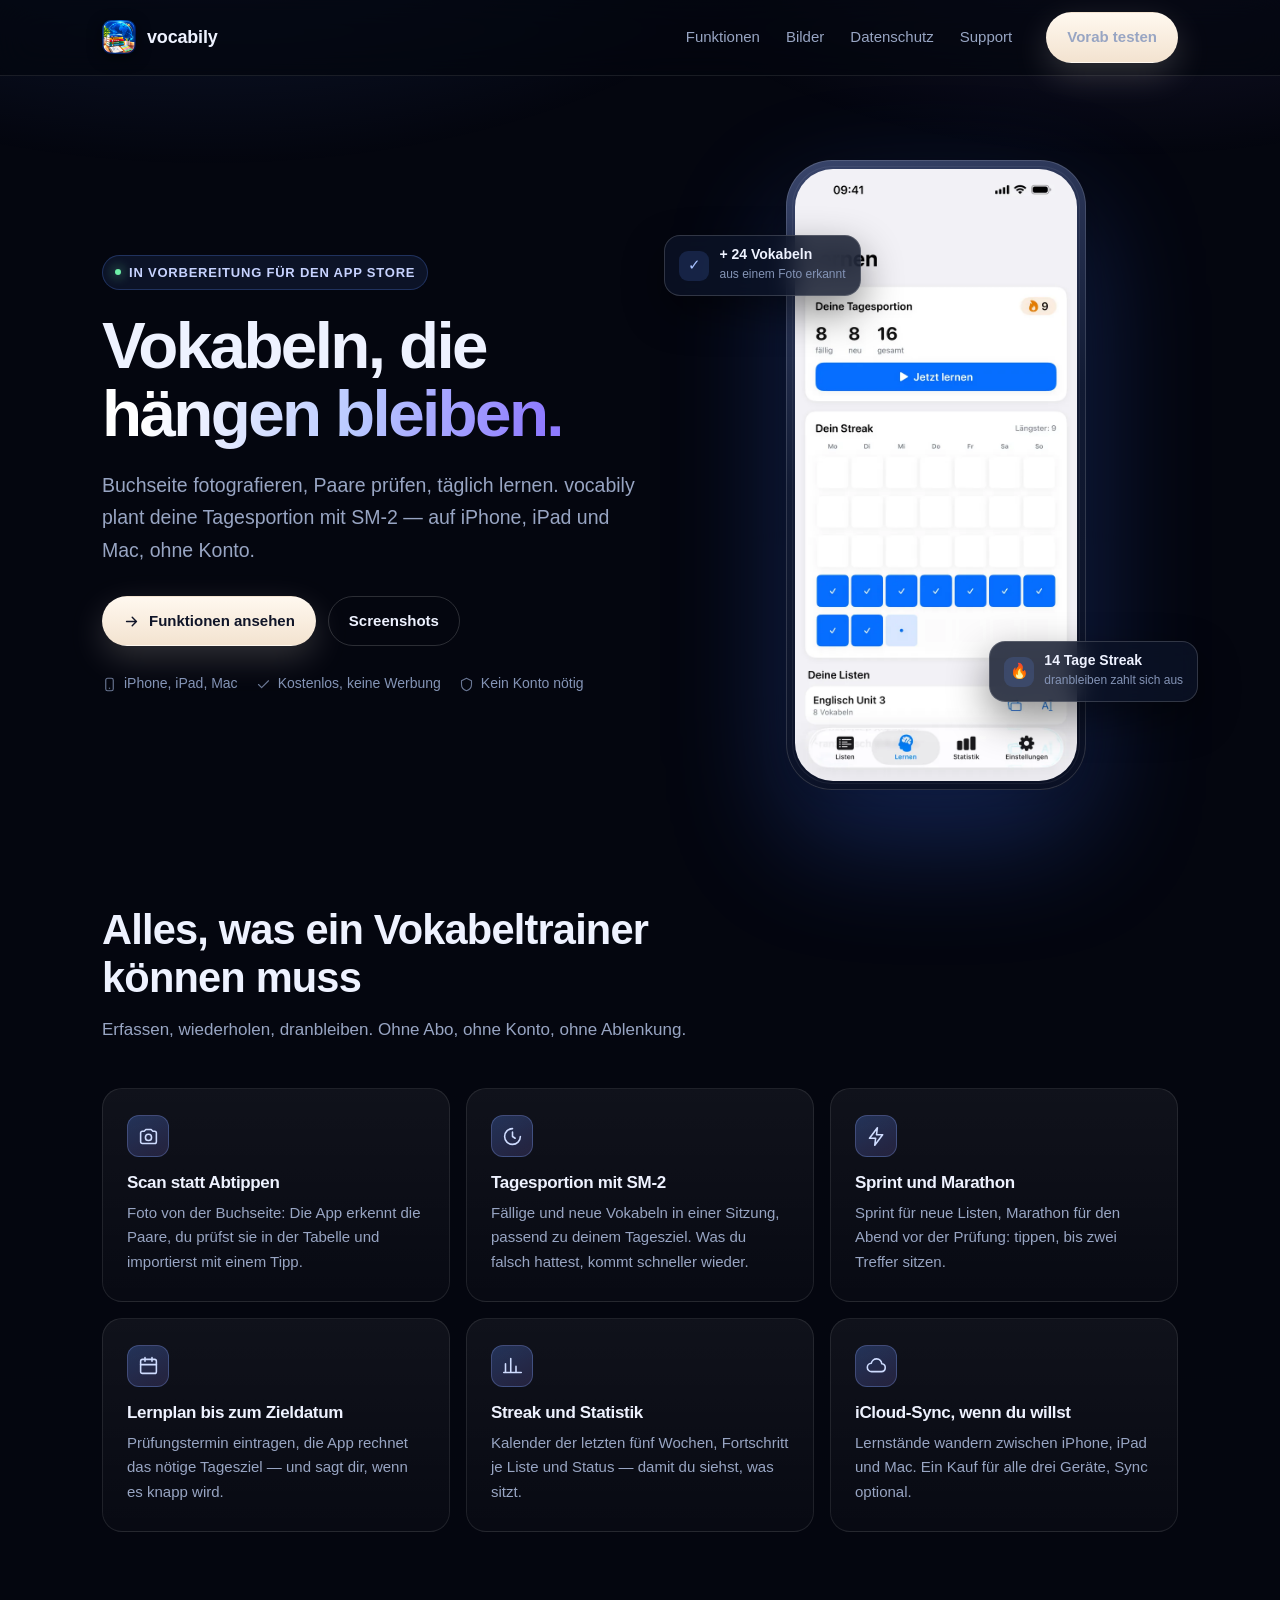
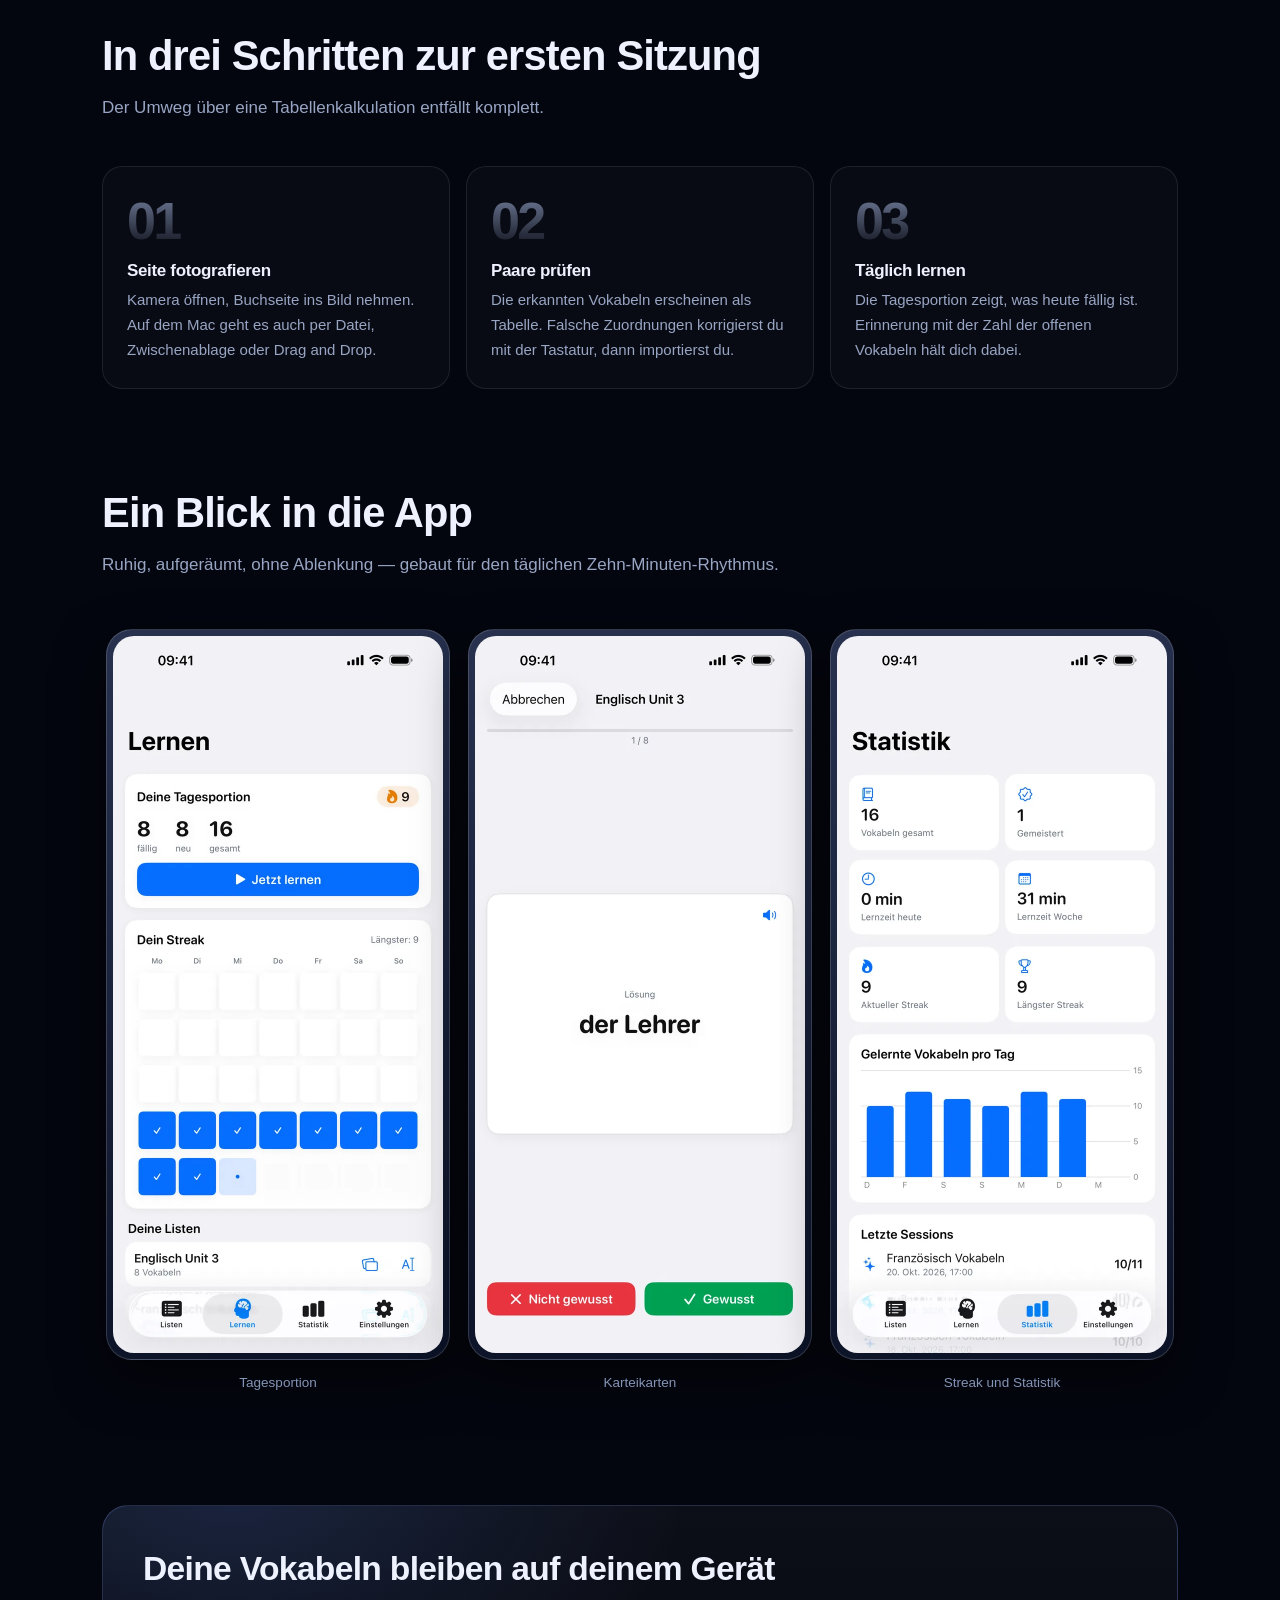
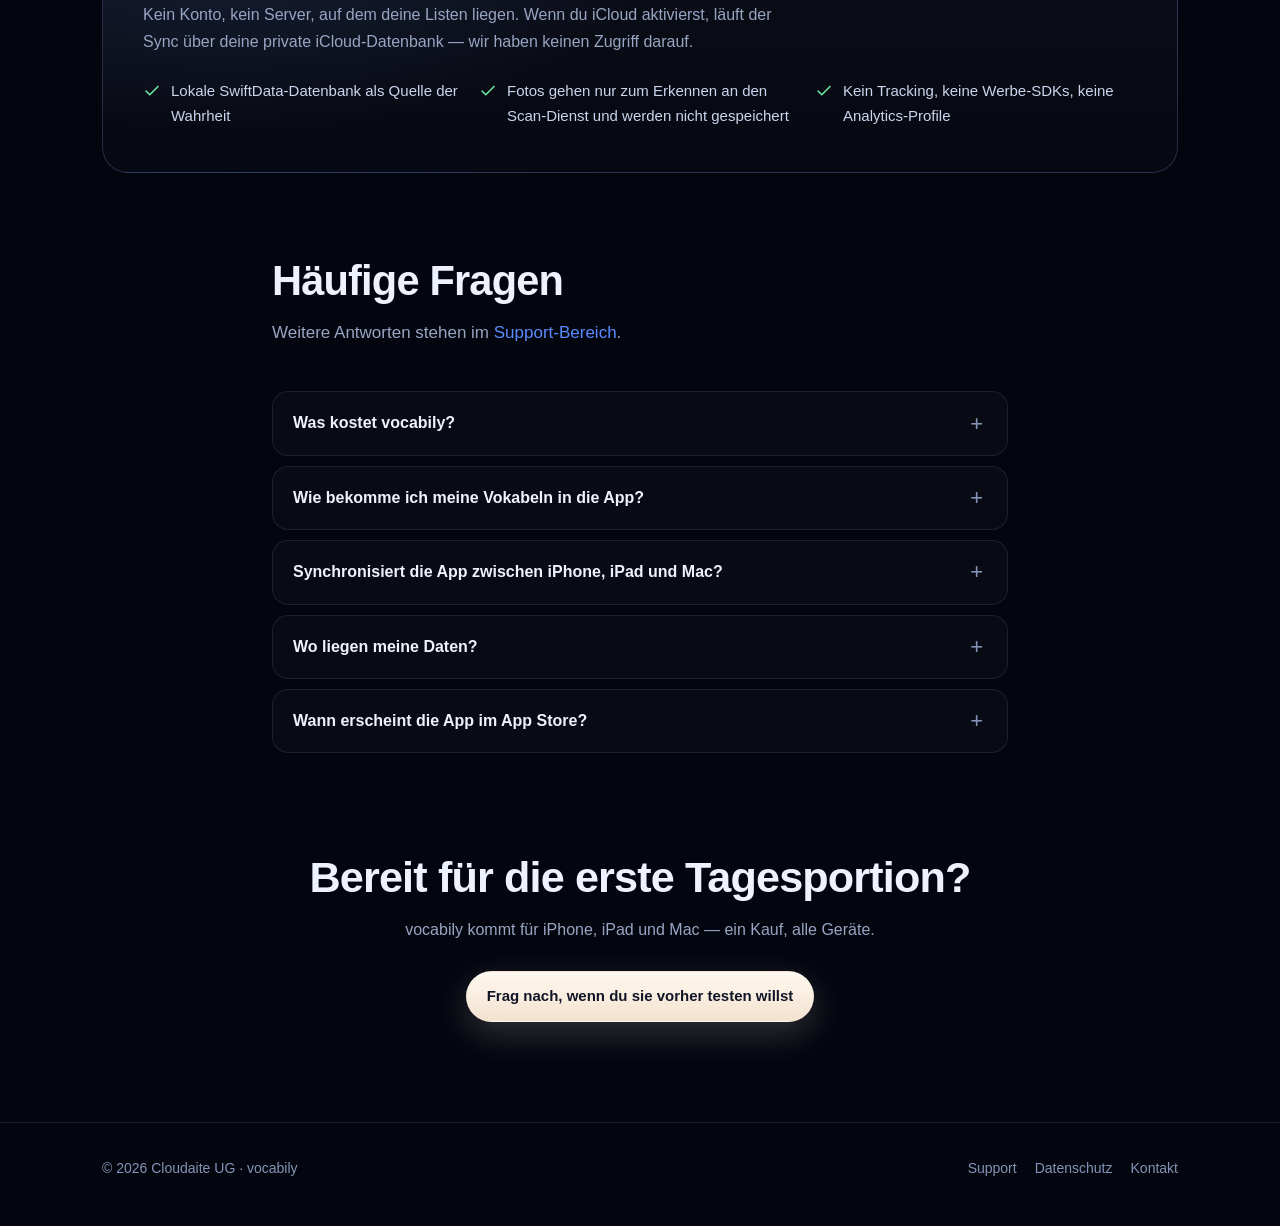
<file: index.html>
<!doctype html>
<html lang="de">
<head>
<meta charset="utf-8">
<meta name="viewport" content="width=device-width,initial-scale=1">
<title>vocabily — Vokabeln scannen, täglich lernen</title>
<meta name="description" content="vocabily ist der Vokabeltrainer für Schule und Studium: Buchseite fotografieren, Paare prüfen, mit SM-2 täglich lernen. Auf iPhone, iPad und Mac. Ohne Konto, Daten bleiben auf dem Gerät.">
<meta name="theme-color" content="#04060f">
<link rel="canonical" href="https://vocabily.app/">
<link rel="icon" href="assets/favicon-32.png" sizes="32x32">
<link rel="apple-touch-icon" href="assets/apple-touch-icon.png">
<link rel="stylesheet" href="assets/site.css">
<meta property="og:type" content="website">
<meta property="og:locale" content="de_DE">
<meta property="og:site_name" content="vocabily">
<meta property="og:title" content="vocabily — Vokabeln scannen, täglich lernen">
<meta property="og:description" content="Vokabeltrainer für Schule und Studium: Buchseite fotografieren, Paare prüfen, täglich lernen. iPhone, iPad und Mac.">
<meta property="og:image" content="https://vocabily.app/assets/og.png">
<meta property="og:url" content="https://vocabily.app/">
<meta name="twitter:card" content="summary_large_image">
<script type="application/ld+json">
{"@context":"https://schema.org","@type":"SoftwareApplication","name":"vocabily",
"applicationCategory":"EducationalApplication","operatingSystem":"iOS, iPadOS, macOS",
"description":"Vokabeltrainer mit Foto-Scan, SM-2-Wiederholung und Lernplan für iPhone, iPad und Mac.",
"offers":{"@type":"Offer","price":"0","priceCurrency":"EUR"},
"inLanguage":"de"}
</script>
</head>
<body>
<a class="skip" href="#main">Zum Inhalt springen</a>

<header class="nav">
  <div class="nav-inner">
    <a class="brand" href="./">
      <img src="assets/icon-512.webp" alt="" width="34" height="34">
      <span>vocabily</span>
    </a>
    <nav>
      <a href="#funktionen" class="hide-sm">Funktionen</a>
      <a href="#bilder" class="hide-sm">Bilder</a>
      <a href="#datenschutz" class="hide-sm">Datenschutz</a>
      <a href="support/">Support</a>
      <a class="btn btn-primary cta" href="support/">Vorab testen</a>
    </nav>
  </div>
</header>

<main id="main">

  <section class="hero">
    <div class="wrap hero-grid">
      <div class="hero-copy">
        <span class="eyebrow"><span class="dot"></span>In Vorbereitung für den App Store</span>
        <h1>Vokabeln, die <span class="grad">hängen bleiben.</span></h1>
        <p class="lead">Buchseite fotografieren, Paare prüfen, täglich lernen. vocabily plant deine Tagesportion mit SM-2 — auf iPhone, iPad und Mac, ohne Konto.</p>
        <div class="hero-actions">
          <a class="btn btn-primary" href="#funktionen">
            <svg viewBox="0 0 24 24" fill="none" stroke="currentColor" stroke-width="2" stroke-linecap="round" stroke-linejoin="round" aria-hidden="true"><path d="M5 12h14M13 6l6 6-6 6"/></svg>
            Funktionen ansehen
          </a>
          <a class="btn btn-ghost" href="#bilder">Screenshots</a>
        </div>
        <div class="badges">
          <span><svg viewBox="0 0 24 24" fill="none" stroke="currentColor" stroke-width="1.8" aria-hidden="true"><rect x="6" y="2" width="12" height="20" rx="3"/><path d="M11 18h2"/></svg>iPhone, iPad, Mac</span>
          <span><svg viewBox="0 0 24 24" fill="none" stroke="currentColor" stroke-width="1.8" aria-hidden="true"><path d="M20 6 9 17l-5-5" stroke-linecap="round" stroke-linejoin="round"/></svg>Kostenlos, keine Werbung</span>
          <span><svg viewBox="0 0 24 24" fill="none" stroke="currentColor" stroke-width="1.8" aria-hidden="true"><path d="M12 2 4 6v6c0 5 3.4 8.4 8 10 4.6-1.6 8-5 8-10V6l-8-4Z" stroke-linejoin="round"/></svg>Kein Konto nötig</span>
        </div>
      </div>

      <div class="hero-visual">
        <div class="float-card fc-1">
          <span class="ico">✓</span>
          <span><b>+ 24 Vokabeln</b><small>aus einem Foto erkannt</small></span>
        </div>
        <div class="phone">
          <picture>
            <source srcset="assets/shots/portion.webp" type="image/webp">
            <img src="assets/shots/portion.jpg" width="660" height="1434" alt="Tagesportion in vocabily: fällige und neue Vokabeln in einer Sitzung" fetchpriority="high">
          </picture>
        </div>
        <div class="float-card fc-2">
          <span class="ico">🔥</span>
          <span><b>14 Tage Streak</b><small>dranbleiben zahlt sich aus</small></span>
        </div>
      </div>
    </div>
  </section>

  <section class="features" id="funktionen">
    <div class="wrap">
      <div class="section-head reveal">
        <h2>Alles, was ein Vokabeltrainer können muss</h2>
        <p>Erfassen, wiederholen, dranbleiben. Ohne Abo, ohne Konto, ohne Ablenkung.</p>
      </div>
      <div class="grid-3">
        <article class="card reveal">
          <div class="ico-box"><svg viewBox="0 0 24 24" fill="none" stroke="currentColor" stroke-width="1.8" stroke-linecap="round" stroke-linejoin="round" aria-hidden="true"><path d="M3 8a2 2 0 0 1 2-2h2l2-2h6l2 2h2a2 2 0 0 1 2 2v10a2 2 0 0 1-2 2H5a2 2 0 0 1-2-2z"/><circle cx="12" cy="13" r="3.5"/></svg></div>
          <h3>Scan statt Abtippen</h3>
          <p>Foto von der Buchseite: Die App erkennt die Paare, du prüfst sie in der Tabelle und importierst mit einem Tipp.</p>
        </article>
        <article class="card reveal">
          <div class="ico-box"><svg viewBox="0 0 24 24" fill="none" stroke="currentColor" stroke-width="1.8" stroke-linecap="round" stroke-linejoin="round" aria-hidden="true"><path d="M12 3a9 9 0 1 0 9 9"/><path d="M12 7v5l3 2"/></svg></div>
          <h3>Tagesportion mit SM-2</h3>
          <p>Fällige und neue Vokabeln in einer Sitzung, passend zu deinem Tagesziel. Was du falsch hattest, kommt schneller wieder.</p>
        </article>
        <article class="card reveal">
          <div class="ico-box"><svg viewBox="0 0 24 24" fill="none" stroke="currentColor" stroke-width="1.8" stroke-linecap="round" stroke-linejoin="round" aria-hidden="true"><path d="M13 2 4 14h7l-1 8 9-12h-7l1-8Z"/></svg></div>
          <h3>Sprint und Marathon</h3>
          <p>Sprint für neue Listen, Marathon für den Abend vor der Prüfung: tippen, bis zwei Treffer sitzen.</p>
        </article>
        <article class="card reveal">
          <div class="ico-box"><svg viewBox="0 0 24 24" fill="none" stroke="currentColor" stroke-width="1.8" stroke-linecap="round" stroke-linejoin="round" aria-hidden="true"><rect x="3" y="5" width="18" height="16" rx="2"/><path d="M8 3v4M16 3v4M3 11h18"/></svg></div>
          <h3>Lernplan bis zum Zieldatum</h3>
          <p>Prüfungstermin eintragen, die App rechnet das nötige Tagesziel — und sagt dir, wenn es knapp wird.</p>
        </article>
        <article class="card reveal">
          <div class="ico-box"><svg viewBox="0 0 24 24" fill="none" stroke="currentColor" stroke-width="1.8" stroke-linecap="round" stroke-linejoin="round" aria-hidden="true"><path d="M4 20V10M10 20V4M16 20v-7M22 20H2"/></svg></div>
          <h3>Streak und Statistik</h3>
          <p>Kalender der letzten fünf Wochen, Fortschritt je Liste und Status — damit du siehst, was sitzt.</p>
        </article>
        <article class="card reveal">
          <div class="ico-box"><svg viewBox="0 0 24 24" fill="none" stroke="currentColor" stroke-width="1.8" stroke-linecap="round" stroke-linejoin="round" aria-hidden="true"><path d="M17.5 19a4.5 4.5 0 0 0 .5-8.97A6 6 0 0 0 6.1 9.4 4.5 4.5 0 0 0 6.5 19z"/></svg></div>
          <h3>iCloud-Sync, wenn du willst</h3>
          <p>Lernstände wandern zwischen iPhone, iPad und Mac. Ein Kauf für alle drei Geräte, Sync optional.</p>
        </article>
      </div>
    </div>
  </section>

  <section class="steps" id="ablauf">
    <div class="wrap">
      <div class="section-head reveal">
        <h2>In drei Schritten zur ersten Sitzung</h2>
        <p>Der Umweg über eine Tabellenkalkulation entfällt komplett.</p>
      </div>
      <div class="grid-3">
        <div class="step reveal">
          <div class="num">01</div>
          <h3>Seite fotografieren</h3>
          <p>Kamera öffnen, Buchseite ins Bild nehmen. Auf dem Mac geht es auch per Datei, Zwischenablage oder Drag and Drop.</p>
        </div>
        <div class="step reveal">
          <div class="num">02</div>
          <h3>Paare prüfen</h3>
          <p>Die erkannten Vokabeln erscheinen als Tabelle. Falsche Zuordnungen korrigierst du mit der Tastatur, dann importierst du.</p>
        </div>
        <div class="step reveal">
          <div class="num">03</div>
          <h3>Täglich lernen</h3>
          <p>Die Tagesportion zeigt, was heute fällig ist. Erinnerung mit der Zahl der offenen Vokabeln hält dich dabei.</p>
        </div>
      </div>
    </div>
  </section>

  <section class="shots" id="bilder">
    <div class="wrap">
      <div class="section-head reveal">
        <h2>Ein Blick in die App</h2>
        <p>Ruhig, aufgeräumt, ohne Ablenkung — gebaut für den täglichen Zehn-Minuten-Rhythmus.</p>
      </div>
      <div class="shot-row">
        <figure class="shot ext reveal">
          <div class="frame"><picture><source srcset="assets/shots/listen.webp" type="image/webp"><img src="assets/shots/listen.jpg" loading="lazy" width="660" height="1434" alt="Listen-Übersicht mit Fächern und Fortschritt"></picture></div>
          <figcaption>Listen und Fächer</figcaption>
        </figure>
        <figure class="shot reveal">
          <div class="frame"><picture><source srcset="assets/shots/portion.webp" type="image/webp"><img src="assets/shots/portion.jpg" loading="lazy" width="660" height="1434" alt="Tagesportion mit fälligen und neuen Vokabeln"></picture></div>
          <figcaption>Tagesportion</figcaption>
        </figure>
        <figure class="shot reveal">
          <div class="frame"><picture><source srcset="assets/shots/karte.webp" type="image/webp"><img src="assets/shots/karte.jpg" loading="lazy" width="660" height="1434" alt="Karteikarte mit Vorderseite und Antwort"></picture></div>
          <figcaption>Karteikarten</figcaption>
        </figure>
        <figure class="shot ext reveal">
          <div class="frame"><picture><source srcset="assets/shots/scan.webp" type="image/webp"><img src="assets/shots/scan.jpg" loading="lazy" width="660" height="1434" alt="Scan-Ansicht: Buchseite wird erkannt"></picture></div>
          <figcaption>Scan aus dem Buch</figcaption>
        </figure>
        <figure class="shot reveal">
          <div class="frame"><picture><source srcset="assets/shots/statistik.webp" type="image/webp"><img src="assets/shots/statistik.jpg" loading="lazy" width="660" height="1434" alt="Statistik mit Streak-Kalender"></picture></div>
          <figcaption>Streak und Statistik</figcaption>
        </figure>
      </div>
    </div>
  </section>

  <section class="privacy-band" id="datenschutz">
    <div class="wrap">
      <div class="band reveal">
        <h2>Deine Vokabeln bleiben auf deinem Gerät</h2>
        <p>Kein Konto, kein Server, auf dem deine Listen liegen. Wenn du iCloud aktivierst, läuft der Sync über deine private iCloud-Datenbank — wir haben keinen Zugriff darauf.</p>
        <ul>
          <li><svg viewBox="0 0 24 24" fill="none" stroke="currentColor" stroke-width="2" stroke-linecap="round" stroke-linejoin="round" aria-hidden="true"><path d="M20 6 9 17l-5-5"/></svg>Lokale SwiftData-Datenbank als Quelle der Wahrheit</li>
          <li><svg viewBox="0 0 24 24" fill="none" stroke="currentColor" stroke-width="2" stroke-linecap="round" stroke-linejoin="round" aria-hidden="true"><path d="M20 6 9 17l-5-5"/></svg>Fotos gehen nur zum Erkennen an den Scan-Dienst und werden nicht gespeichert</li>
          <li><svg viewBox="0 0 24 24" fill="none" stroke="currentColor" stroke-width="2" stroke-linecap="round" stroke-linejoin="round" aria-hidden="true"><path d="M20 6 9 17l-5-5"/></svg>Kein Tracking, keine Werbe-SDKs, keine Analytics-Profile</li>
        </ul>
      </div>
    </div>
  </section>

  <section class="faq-block" id="faq">
    <div class="wrap-narrow">
      <div class="section-head reveal">
        <h2>Häufige Fragen</h2>
        <p>Weitere Antworten stehen im <a href="support/">Support-Bereich</a>.</p>
      </div>

      <details class="faq reveal">
        <summary>Was kostet vocabily?</summary>
        <div class="answer">Die App ist kostenlos. Es gibt keine Abos und keine Werbung.</div>
      </details>
      <details class="faq reveal">
        <summary>Wie bekomme ich meine Vokabeln in die App?</summary>
        <div class="answer">Drei Wege: eintippen, fotografieren oder aus einer Datei importieren. Beim Scan prüfst du die erkannten Paare in der Tabelle und importierst sie mit einem Tipp. Auf dem Mac geht das auch per Drag and Drop oder aus der Zwischenablage.</div>
      </details>
      <details class="faq reveal">
        <summary>Synchronisiert die App zwischen iPhone, iPad und Mac?</summary>
        <div class="answer">Ja, über iCloud — wenn du es einschaltest. Voraussetzung ist dieselbe Apple-ID auf den Geräten. Lernstände werden zusammengeführt, nicht überschrieben.</div>
      </details>
      <details class="faq reveal">
        <summary>Wo liegen meine Daten?</summary>
        <div class="answer">Auf deinem Gerät. Mit aktivem iCloud liegen sie zusätzlich in deiner privaten iCloud-Datenbank. Es gibt kein Konto bei uns und keinen Server, auf dem deine Listen gespeichert werden.</div>
      </details>
      <details class="faq reveal">
        <summary>Wann erscheint die App im App Store?</summary>
        <div class="answer">vocabily ist in Vorbereitung. Fragen, Fehler oder Wünsche kannst du schon jetzt an <a href="mailto:r@schiller.cc">r@schiller.cc</a> schicken.</div>
      </details>
    </div>
  </section>

  <section class="final">
    <div class="wrap-narrow">
      <h2>Bereit für die erste Tagesportion?</h2>
      <p>vocabily kommt für iPhone, iPad und Mac — ein Kauf, alle Geräte.</p>
      <a class="btn btn-primary" href="support/">Frag nach, wenn du sie vorher testen willst</a>
    </div>
  </section>

</main>

<footer class="site">
  <div class="wrap foot">
    <span>© 2026 Cloudaite UG · vocabily</span>
    <nav>
      <a href="support/">Support</a>
      <a href="privacy/">Datenschutz</a>
      <a href="mailto:r@schiller.cc">Kontakt</a>
    </nav>
  </div>
</footer>

<script>
(function(){
  var els = document.querySelectorAll('.reveal');
  if (!('IntersectionObserver' in window)) {
    for (var i=0;i<els.length;i++) els[i].classList.add('in');
    return;
  }
  var io = new IntersectionObserver(function(entries){
    entries.forEach(function(e){
      if (e.isIntersecting) { e.target.classList.add('in'); io.unobserve(e.target); }
    });
  }, {rootMargin:'0px 0px -8% 0px', threshold:0.08});
  for (var j=0;j<els.length;j++) io.observe(els[j]);
})();
</script>
</body>
</html>
</file>
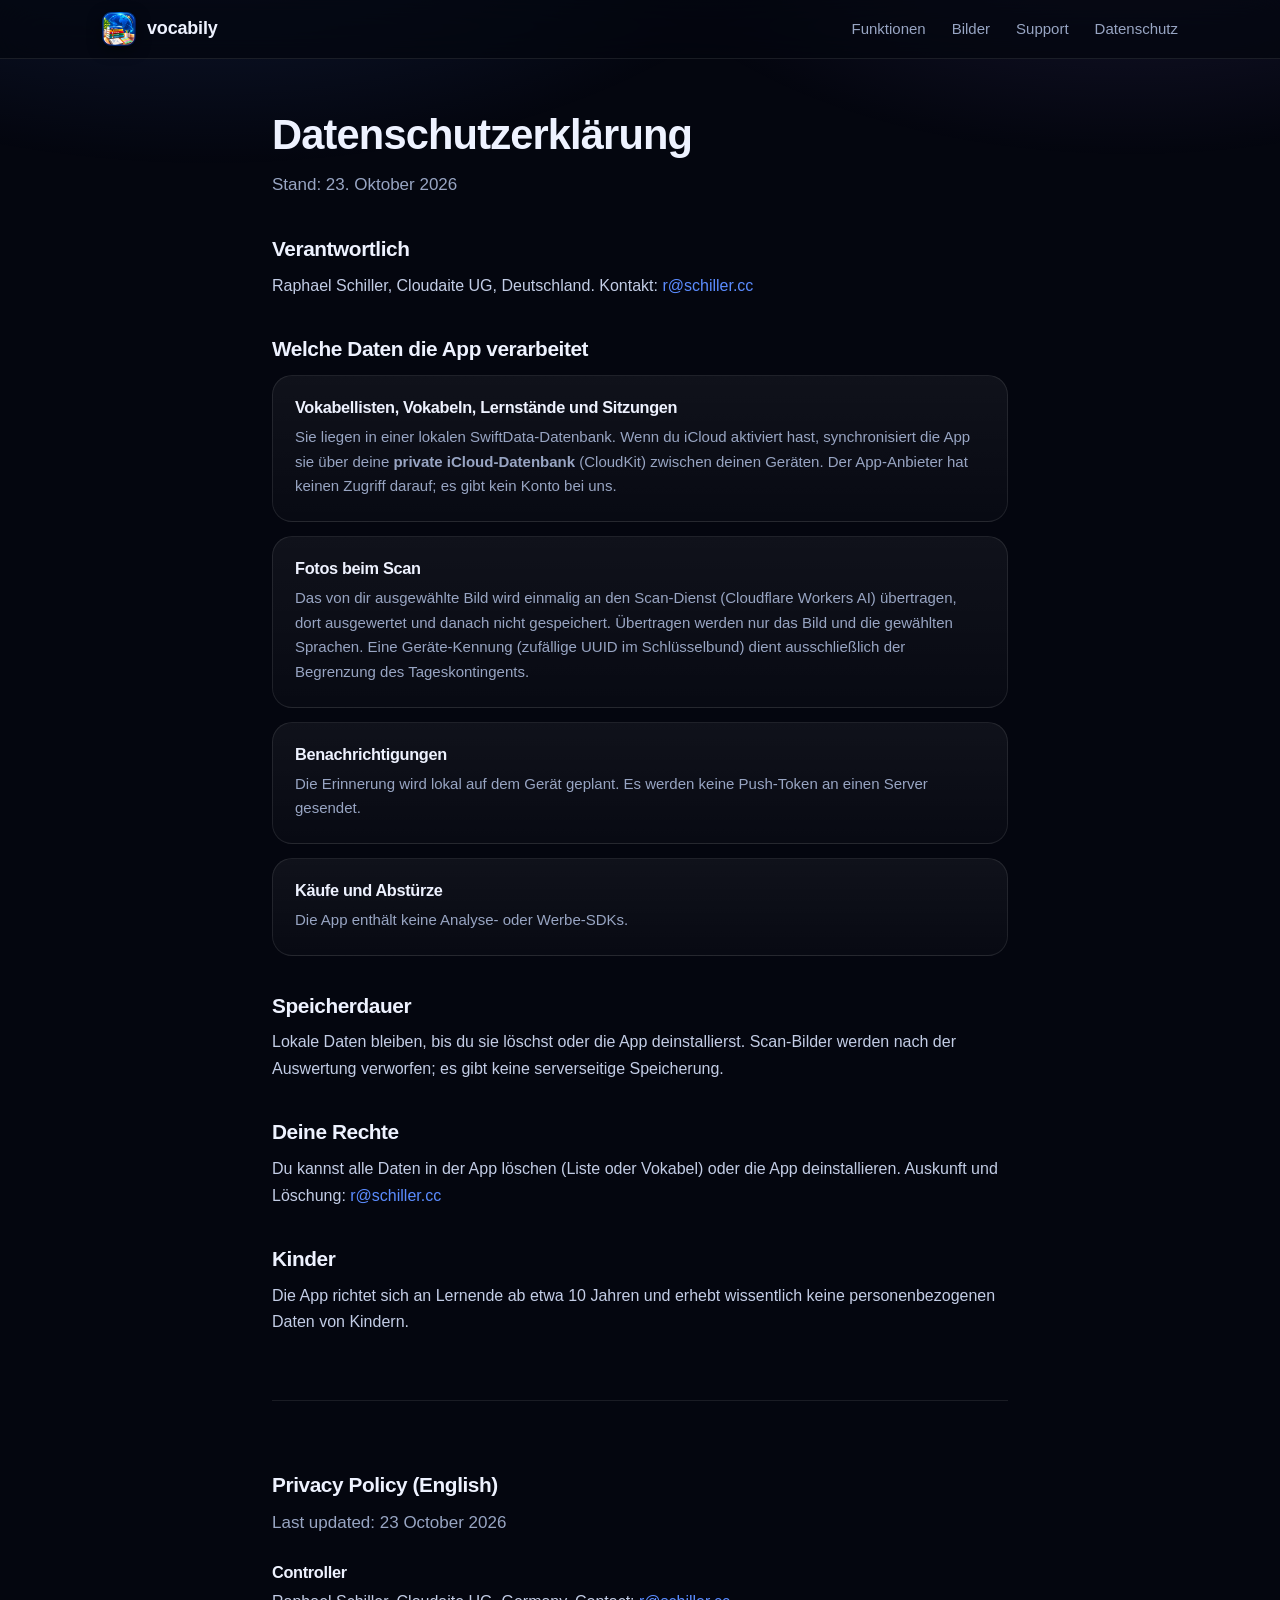
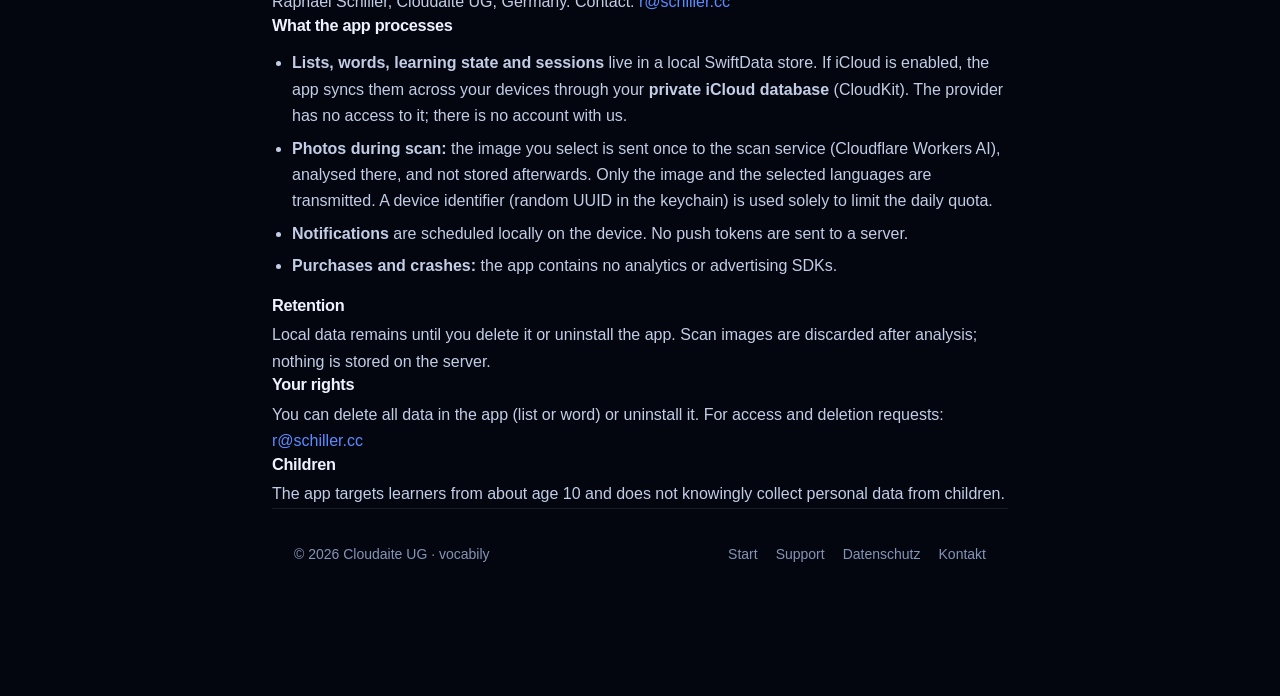
<file: privacy/index.html>
<!doctype html>
<html lang="de">
<head>
<meta charset="utf-8">
<meta name="viewport" content="width=device-width,initial-scale=1">
<title>Datenschutz — vocabily</title>
<meta name="description" content="Datenschutzerklärung der Vokabeltrainer-App vocabily.">
<meta name="theme-color" content="#04060f">
<link rel="icon" href="../assets/favicon-32.png" sizes="32x32">
<link rel="apple-touch-icon" href="../assets/apple-touch-icon.png">
<link rel="stylesheet" href="../assets/site.css">
</head>
<body>
<header class="nav">
  <div class="nav-inner">
    <a class="brand" href="../">
      <img src="../assets/icon-512.webp" alt="" width="34" height="34">
      <span>vocabily</span>
    </a>
    <nav>
      <a href="../#funktionen" class="hide-sm">Funktionen</a>
      <a href="../#bilder" class="hide-sm">Bilder</a>
      <a href="../support/">Support</a>
      <a href="./">Datenschutz</a>
    </nav>
  </div>
</header>
<div class="wrap-doc">

<h1>Datenschutzerklärung</h1>
<p class="lead">Stand: 23. Oktober 2026</p>

<h2>Verantwortlich</h2>
<p>Raphael Schiller, Cloudaite UG, Deutschland. Kontakt: <a href="mailto:r@schiller.cc">r@schiller.cc</a></p>

<h2>Welche Daten die App verarbeitet</h2>
<div class="card">
  <h3>Vokabellisten, Vokabeln, Lernstände und Sitzungen</h3>
  <p>Sie liegen in einer lokalen SwiftData-Datenbank. Wenn du iCloud aktiviert hast, synchronisiert die App sie über deine <strong>private iCloud-Datenbank</strong> (CloudKit) zwischen deinen Geräten. Der App-Anbieter hat keinen Zugriff darauf; es gibt kein Konto bei uns.</p>
</div>
<div class="card">
  <h3>Fotos beim Scan</h3>
  <p>Das von dir ausgewählte Bild wird einmalig an den Scan-Dienst (Cloudflare Workers AI) übertragen, dort ausgewertet und danach nicht gespeichert. Übertragen werden nur das Bild und die gewählten Sprachen. Eine Geräte-Kennung (zufällige UUID im Schlüsselbund) dient ausschließlich der Begrenzung des Tageskontingents.</p>
</div>
<div class="card">
  <h3>Benachrichtigungen</h3>
  <p>Die Erinnerung wird lokal auf dem Gerät geplant. Es werden keine Push-Token an einen Server gesendet.</p>
</div>
<div class="card">
  <h3>Käufe und Abstürze</h3>
  <p>Die App enthält keine Analyse- oder Werbe-SDKs.</p>
</div>

<h2>Speicherdauer</h2>
<p>Lokale Daten bleiben, bis du sie löschst oder die App deinstallierst. Scan-Bilder werden nach der Auswertung verworfen; es gibt keine serverseitige Speicherung.</p>

<h2>Deine Rechte</h2>
<p>Du kannst alle Daten in der App löschen (Liste oder Vokabel) oder die App deinstallieren. Auskunft und Löschung: <a href="mailto:r@schiller.cc">r@schiller.cc</a></p>

<h2>Kinder</h2>
<p>Die App richtet sich an Lernende ab etwa 10 Jahren und erhebt wissentlich keine personenbezogenen Daten von Kindern.</p>

<div class="en">
<h2>Privacy Policy (English)</h2>
<p class="lead">Last updated: 23 October 2026</p>
<h3>Controller</h3>
<p>Raphael Schiller, Cloudaite UG, Germany. Contact: <a href="mailto:r@schiller.cc">r@schiller.cc</a></p>
<h3>What the app processes</h3>
<ul>
  <li><strong>Lists, words, learning state and sessions</strong> live in a local SwiftData store. If iCloud is enabled, the app syncs them across your devices through your <strong>private iCloud database</strong> (CloudKit). The provider has no access to it; there is no account with us.</li>
  <li><strong>Photos during scan:</strong> the image you select is sent once to the scan service (Cloudflare Workers AI), analysed there, and not stored afterwards. Only the image and the selected languages are transmitted. A device identifier (random UUID in the keychain) is used solely to limit the daily quota.</li>
  <li><strong>Notifications</strong> are scheduled locally on the device. No push tokens are sent to a server.</li>
  <li><strong>Purchases and crashes:</strong> the app contains no analytics or advertising SDKs.</li>
</ul>
<h3>Retention</h3>
<p>Local data remains until you delete it or uninstall the app. Scan images are discarded after analysis; nothing is stored on the server.</p>
<h3>Your rights</h3>
<p>You can delete all data in the app (list or word) or uninstall it. For access and deletion requests: <a href="mailto:r@schiller.cc">r@schiller.cc</a></p>
<h3>Children</h3>
<p>The app targets learners from about age 10 and does not knowingly collect personal data from children.</p>
</div>
<footer class="site">
  <div class="wrap foot">
    <span>&copy; 2026 Cloudaite UG · vocabily</span>
    <nav>
      <a href="../">Start</a>
      <a href="../support/">Support</a>
      <a href="./">Datenschutz</a>
      <a href="mailto:r@schiller.cc">Kontakt</a>
    </nav>
  </div>
</footer>
</div></body></html>
</file>
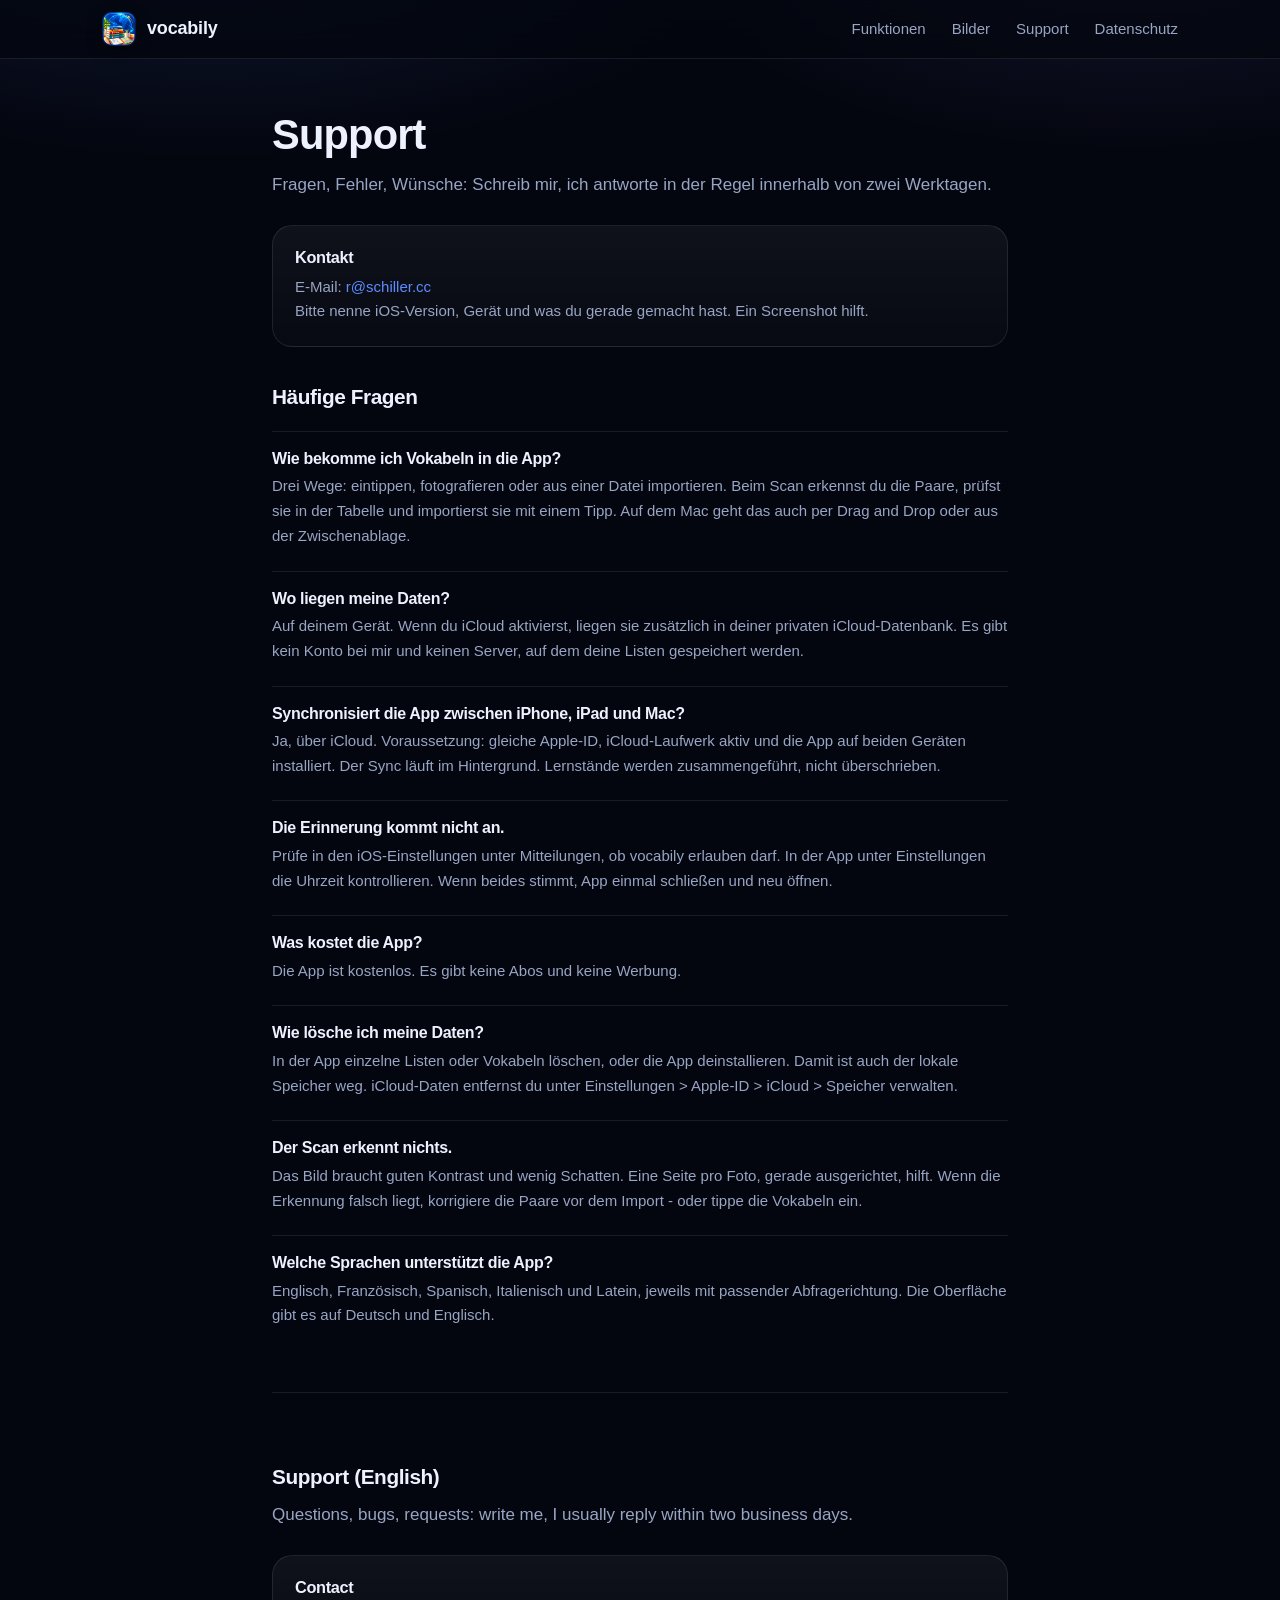
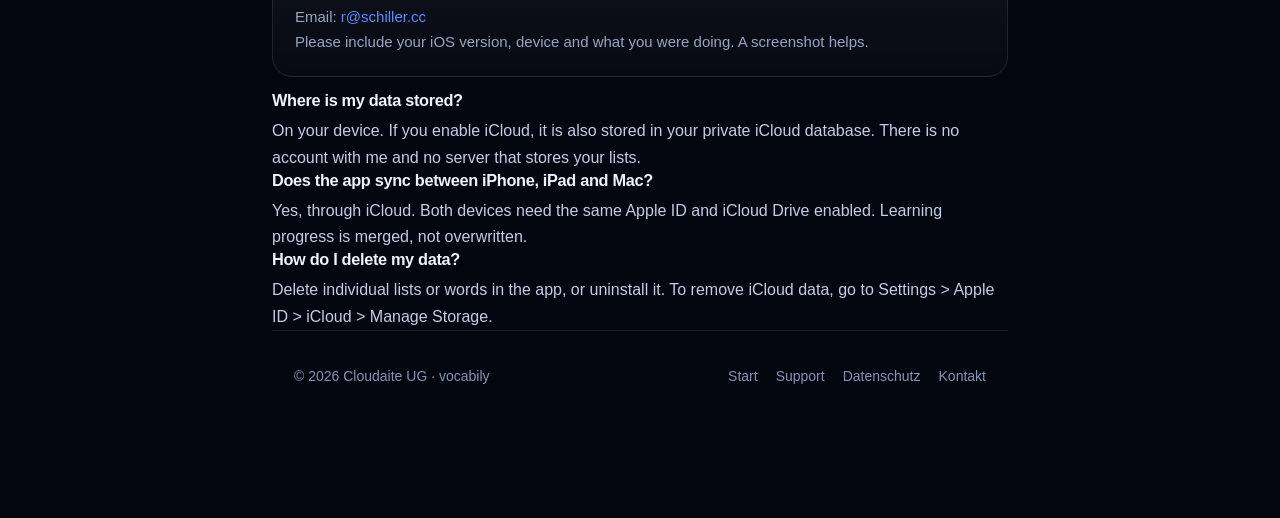
<file: support/index.html>
<!doctype html>
<html lang="de">
<head>
<meta charset="utf-8">
<meta name="viewport" content="width=device-width,initial-scale=1">
<title>Support — vocabily</title>
<meta name="description" content="Hilfe und Kontakt zur Vokabeltrainer-App vocabily.">
<meta name="theme-color" content="#04060f">
<link rel="icon" href="../assets/favicon-32.png" sizes="32x32">
<link rel="apple-touch-icon" href="../assets/apple-touch-icon.png">
<link rel="stylesheet" href="../assets/site.css">
</head>
<body>
<header class="nav">
  <div class="nav-inner">
    <a class="brand" href="../">
      <img src="../assets/icon-512.webp" alt="" width="34" height="34">
      <span>vocabily</span>
    </a>
    <nav>
      <a href="../#funktionen" class="hide-sm">Funktionen</a>
      <a href="../#bilder" class="hide-sm">Bilder</a>
      <a href="./">Support</a>
      <a href="../privacy/">Datenschutz</a>
    </nav>
  </div>
</header>
<div class="wrap-doc">

<h1>Support</h1>
<p class="lead">Fragen, Fehler, Wünsche: Schreib mir, ich antworte in der Regel innerhalb von zwei Werktagen.</p>

<div class="card">
  <h3>Kontakt</h3>
  <p>E-Mail: <a href="mailto:r@schiller.cc">r@schiller.cc</a><br>
  Bitte nenne iOS-Version, Gerät und was du gerade gemacht hast. Ein Screenshot hilft.</p>
</div>

<h2>Häufige Fragen</h2>

<div class="faq">
  <h3>Wie bekomme ich Vokabeln in die App?</h3>
  <p>Drei Wege: eintippen, fotografieren oder aus einer Datei importieren. Beim Scan erkennst du die Paare, prüfst sie in der Tabelle und importierst sie mit einem Tipp. Auf dem Mac geht das auch per Drag and Drop oder aus der Zwischenablage.</p>
</div>

<div class="faq">
  <h3>Wo liegen meine Daten?</h3>
  <p>Auf deinem Gerät. Wenn du iCloud aktivierst, liegen sie zusätzlich in deiner privaten iCloud-Datenbank. Es gibt kein Konto bei mir und keinen Server, auf dem deine Listen gespeichert werden.</p>
</div>

<div class="faq">
  <h3>Synchronisiert die App zwischen iPhone, iPad und Mac?</h3>
  <p>Ja, über iCloud. Voraussetzung: gleiche Apple-ID, iCloud-Laufwerk aktiv und die App auf beiden Geräten installiert. Der Sync läuft im Hintergrund. Lernstände werden zusammengeführt, nicht überschrieben.</p>
</div>

<div class="faq">
  <h3>Die Erinnerung kommt nicht an.</h3>
  <p>Prüfe in den iOS-Einstellungen unter Mitteilungen, ob vocabily erlauben darf. In der App unter Einstellungen die Uhrzeit kontrollieren. Wenn beides stimmt, App einmal schließen und neu öffnen.</p>
</div>

<div class="faq">
  <h3>Was kostet die App?</h3>
  <p>Die App ist kostenlos. Es gibt keine Abos und keine Werbung.</p>
</div>

<div class="faq">
  <h3>Wie lösche ich meine Daten?</h3>
  <p>In der App einzelne Listen oder Vokabeln löschen, oder die App deinstallieren. Damit ist auch der lokale Speicher weg. iCloud-Daten entfernst du unter Einstellungen &gt; Apple-ID &gt; iCloud &gt; Speicher verwalten.</p>
</div>

<div class="faq">
  <h3>Der Scan erkennt nichts.</h3>
  <p>Das Bild braucht guten Kontrast und wenig Schatten. Eine Seite pro Foto, gerade ausgerichtet, hilft. Wenn die Erkennung falsch liegt, korrigiere die Paare vor dem Import - oder tippe die Vokabeln ein.</p>
</div>

<div class="faq">
  <h3>Welche Sprachen unterstützt die App?</h3>
  <p>Englisch, Französisch, Spanisch, Italienisch und Latein, jeweils mit passender Abfragerichtung. Die Oberfläche gibt es auf Deutsch und Englisch.</p>
</div>

<div class="en">
<h2>Support (English)</h2>
<p class="lead">Questions, bugs, requests: write me, I usually reply within two business days.</p>
<div class="card">
  <h3>Contact</h3>
  <p>Email: <a href="mailto:r@schiller.cc">r@schiller.cc</a><br>
  Please include your iOS version, device and what you were doing. A screenshot helps.</p>
</div>
<h3>Where is my data stored?</h3>
<p>On your device. If you enable iCloud, it is also stored in your private iCloud database. There is no account with me and no server that stores your lists.</p>
<h3>Does the app sync between iPhone, iPad and Mac?</h3>
<p>Yes, through iCloud. Both devices need the same Apple ID and iCloud Drive enabled. Learning progress is merged, not overwritten.</p>
<h3>How do I delete my data?</h3>
<p>Delete individual lists or words in the app, or uninstall it. To remove iCloud data, go to Settings &gt; Apple ID &gt; iCloud &gt; Manage Storage.</p>
</div>
<footer class="site">
  <div class="wrap foot">
    <span>&copy; 2026 Cloudaite UG · vocabily</span>
    <nav>
      <a href="../">Start</a>
      <a href="./">Support</a>
      <a href="../privacy/">Datenschutz</a>
      <a href="mailto:r@schiller.cc">Kontakt</a>
    </nav>
  </div>
</footer>
</div></body></html>
</file>
<file: assets/site.css>
/* vocabily — Site-Styles
   Dunkles Grundthema, Markenfarben aus dem App-Icon (Navy + Creme).
   Keine externen Fonts, keine Tracker. */

:root{
  --bg:#04060f;
  --bg-soft:#080d1e;
  --ink:#eef2ff;
  --muted:#98a5c3;
  --faint:#8494b6;
  --line:rgba(255,255,255,.09);
  --line-strong:rgba(255,255,255,.16);
  --card:rgba(255,255,255,.035);
  --cream:#fdf3e9;
  --blue:#5b8cff;
  --violet:#9a86ff;
  --radius:20px;
  --wrap:1120px;
  --shadow:0 30px 90px rgba(3,8,25,.75);
}

*,*::before,*::after{box-sizing:border-box}
html{-webkit-text-size-adjust:100%;scroll-behavior:smooth}
body{
  margin:0;
  background:var(--bg);
  color:var(--ink);
  font:16px/1.65 -apple-system,BlinkMacSystemFont,"Segoe UI",Roboto,Helvetica,Arial,sans-serif;
  -webkit-font-smoothing:antialiased;
  overflow-x:hidden;
}
body::before{
  content:"";
  position:fixed;inset:-20% -10% auto;height:900px;
  background:
    radial-gradient(60% 55% at 22% 0%,rgba(91,140,255,.20),transparent 70%),
    radial-gradient(50% 45% at 82% 6%,rgba(154,134,255,.16),transparent 70%);
  pointer-events:none;z-index:0;
}
img{max-width:100%;height:auto;display:block}
a{color:var(--blue);text-decoration:none}
a:hover{text-decoration:underline}
h1,h2,h3{letter-spacing:-.02em;line-height:1.15;margin:0}
p{margin:0}
:focus-visible{outline:2px solid var(--blue);outline-offset:3px;border-radius:8px}

.skip{position:absolute;left:-9999px;top:0;background:var(--cream);color:#0a1020;padding:10px 16px;border-radius:0 0 10px 0;z-index:100}
.skip:focus{left:0}

/* ---------- Navigation ---------- */
.nav{
  position:sticky;top:0;z-index:50;
  backdrop-filter:blur(16px);-webkit-backdrop-filter:blur(16px);
  background:rgba(4,6,15,.72);
  border-bottom:1px solid var(--line);
}
.nav-inner{
  max-width:var(--wrap);margin:0 auto;padding:12px 22px;
  display:flex;align-items:center;gap:14px;
}
.brand{display:flex;align-items:center;gap:11px;font-weight:700;font-size:18px;letter-spacing:-.01em;color:var(--ink)}
.brand:hover{text-decoration:none}
.brand img{width:34px;height:34px;border-radius:9px;box-shadow:0 4px 14px rgba(0,0,0,.5)}
.nav nav{margin-left:auto;display:flex;align-items:center;gap:26px;font-size:15px}
.nav nav a{color:var(--muted)}
.nav nav a:hover{color:var(--ink);text-decoration:none}
.nav .cta{margin-left:8px}
@media(max-width:820px){
  .nav nav{gap:14px;font-size:14px}
  .nav nav a.hide-sm{display:none}
}
@media(max-width:520px){
  .nav-inner{padding:10px 16px;gap:10px}
  .nav nav{gap:10px}
  .nav .cta{padding:9px 13px;font-size:13.5px}
  .brand{font-size:16.5px}
  .brand img{width:30px;height:30px}
}

/* ---------- Buttons ---------- */
.btn{
  display:inline-flex;align-items:center;gap:9px;
  padding:12px 20px;border-radius:999px;font-weight:600;font-size:15px;
  border:1px solid var(--line-strong);color:var(--ink);
  background:rgba(255,255,255,.04);
  transition:transform .18s ease,border-color .18s ease,background .18s ease;
  white-space:nowrap;
}
.btn:hover{text-decoration:none;transform:translateY(-1px);border-color:rgba(255,255,255,.3);background:rgba(255,255,255,.07)}
.btn-primary{
  background:linear-gradient(180deg,#fff8ef,#f3e3d0);
  color:#101528;border-color:transparent;
  box-shadow:0 12px 34px rgba(253,243,233,.18);
}
.btn-primary:hover{background:linear-gradient(180deg,#fff,#f7ead9);box-shadow:0 16px 40px rgba(253,243,233,.26)}
.btn-ghost{background:transparent}
.btn svg{width:17px;height:17px;flex:none}

/* ---------- Layout ---------- */
.wrap{max-width:var(--wrap);margin:0 auto;padding:0 22px;position:relative;z-index:1}
.wrap-narrow{max-width:780px;margin:0 auto;padding:0 22px;position:relative;z-index:1}
section{position:relative;z-index:1}
.eyebrow{
  display:inline-flex;align-items:center;gap:8px;
  font-size:13px;font-weight:600;letter-spacing:.06em;text-transform:uppercase;
  color:#c7d3ff;background:rgba(91,140,255,.10);
  border:1px solid rgba(91,140,255,.25);
  padding:6px 12px;border-radius:999px;margin-bottom:22px;
}
.eyebrow .dot{width:6px;height:6px;border-radius:50%;background:#6ef0a8;box-shadow:0 0 12px #6ef0a8}
.section-head{max-width:680px;margin:0 0 44px}
.section-head h2{font-size:clamp(1.7rem,3.4vw,2.6rem);margin-bottom:14px}
.section-head p{color:var(--muted);font-size:17px}

/* ---------- Hero ---------- */
.hero{padding:84px 0 40px}
.hero-grid{display:grid;grid-template-columns:1.05fr .95fr;gap:56px;align-items:center}
.hero h1{
  font-size:clamp(2.5rem,5.4vw,4.1rem);
  line-height:1.03;letter-spacing:-.04em;margin-bottom:22px;
}
.hero h1 .grad{
  background:linear-gradient(100deg,#fff 10%,#b9c9ff 55%,#8f7bff 95%);
  -webkit-background-clip:text;background-clip:text;color:transparent;
}
.hero .lead{font-size:clamp(1.05rem,1.6vw,1.22rem);color:var(--muted);max-width:540px;margin-bottom:30px}
.hero-actions{display:flex;gap:12px;flex-wrap:wrap;margin-bottom:26px}
.badges{display:flex;gap:18px;flex-wrap:wrap;font-size:14px;color:var(--faint)}
.badges span{display:inline-flex;align-items:center;gap:7px}
.badges svg{width:15px;height:15px;opacity:.8}

/* Telefon-Mockup */
.hero-visual{position:relative;display:flex;justify-content:center}
.phone{
  position:relative;width:min(300px,74vw);
  border-radius:46px;padding:9px;
  background:linear-gradient(160deg,#39456b 0%,#111a33 45%,#0a1024 100%);
  box-shadow:
    0 50px 120px rgba(59,110,255,.28),
    0 10px 30px rgba(0,0,0,.6),
    inset 0 0 0 1px rgba(255,255,255,.14);
}
.phone::after{
  content:"";position:absolute;inset:6px;border-radius:40px;
  box-shadow:inset 0 0 0 1px rgba(255,255,255,.06);pointer-events:none;
}
.phone img{border-radius:38px;width:100%;height:auto}
.float-card{
  position:absolute;z-index:3;
  display:flex;align-items:center;gap:10px;
  background:rgba(12,19,38,.82);border:1px solid var(--line-strong);
  backdrop-filter:blur(12px);-webkit-backdrop-filter:blur(12px);
  border-radius:16px;padding:10px 14px;font-size:13px;color:var(--ink);
  box-shadow:0 16px 40px rgba(0,0,0,.45);
}
.float-card b{display:block;font-size:14px;line-height:1.25}
.float-card small{color:var(--faint);font-size:12px}
.float-card .ico{
  width:30px;height:30px;border-radius:9px;display:grid;place-items:center;
  background:rgba(91,140,255,.16);color:#a8c2ff;font-size:15px;
}
.fc-1{top:12%;left:-6%}
.fc-2{bottom:14%;right:-4%}
@media(max-width:980px){
  .hero{padding:56px 0 20px}
  .hero-grid{grid-template-columns:1fr;gap:48px}
  .hero .lead{margin-inline:auto}
  .hero-copy{text-align:center}
  .hero-actions,.badges{justify-content:center}
  .eyebrow{margin-inline:auto}
  .fc-1{left:-4%}
  .fc-2{right:-2%}
}

/* ---------- Feature-Karten ---------- */
.features{padding:76px 0}
.grid-3{display:grid;grid-template-columns:repeat(auto-fit,minmax(268px,1fr));gap:16px}
.card{
  background:linear-gradient(180deg,rgba(255,255,255,.05),rgba(255,255,255,.02));
  border:1px solid var(--line);border-radius:var(--radius);
  padding:26px 24px;transition:transform .2s ease,border-color .2s ease,background .2s ease;
}
.card:hover{transform:translateY(-3px);border-color:rgba(140,170,255,.35);background:linear-gradient(180deg,rgba(255,255,255,.07),rgba(255,255,255,.025))}
.card h3{font-size:17px;margin:16px 0 8px}
.card p{color:var(--muted);font-size:15px}
.card .ico-box{
  width:42px;height:42px;border-radius:12px;display:grid;place-items:center;
  background:linear-gradient(150deg,rgba(91,140,255,.28),rgba(154,134,255,.16));
  border:1px solid rgba(140,170,255,.28);color:#cfdcff;
}
.card .ico-box svg{width:21px;height:21px}

/* ---------- Schritte ---------- */
.steps{padding:24px 0 80px}
.step{
  position:relative;padding:28px 24px 26px;border:1px solid var(--line);border-radius:var(--radius);
  background:rgba(255,255,255,.025);overflow:hidden;
}
.step .num{
  font-size:52px;font-weight:800;letter-spacing:-.05em;line-height:1;
  background:linear-gradient(180deg,rgba(190,210,255,.55),rgba(190,210,255,.06));
  -webkit-background-clip:text;background-clip:text;color:transparent;
  margin-bottom:14px;
}
.step h3{font-size:17px;margin-bottom:8px}
.step p{color:var(--muted);font-size:15px}

/* ---------- Screenshots ---------- */
.shots{padding:20px 0 84px}
.shot-row{
  display:grid;grid-auto-flow:column;grid-auto-columns:minmax(248px,1fr);
  gap:18px;overflow-x:auto;padding:6px 4px 22px;
  scroll-snap-type:x mandatory;scrollbar-width:thin;
}
.shot-row::-webkit-scrollbar{height:8px}
.shot-row::-webkit-scrollbar-thumb{background:rgba(255,255,255,.14);border-radius:99px}
figure{margin:0}
.shot{scroll-snap-align:center;text-align:center}
.shot .frame{
  border-radius:26px;padding:6px;border:1px solid var(--line-strong);
  background:linear-gradient(170deg,#28324f,#0b1226);
  box-shadow:0 20px 50px rgba(0,0,0,.5);
}
.shot img{border-radius:21px}
.shot figcaption{margin-top:12px;font-size:13.5px;color:var(--faint)}
@media(min-width:1000px){
  .shot-row{grid-auto-flow:row;grid-template-columns:repeat(3,1fr);overflow:visible;padding-bottom:6px}
  .shot.ext{display:none}
}

/* ---------- Datenschutz-Band ---------- */
.privacy-band{padding:20px 0 84px}
.band{
  position:relative;border-radius:26px;padding:44px 40px;overflow:hidden;
  border:1px solid rgba(140,170,255,.22);
  background:
    radial-gradient(70% 140% at 12% 0%,rgba(91,140,255,.16),transparent 60%),
    linear-gradient(180deg,rgba(255,255,255,.04),rgba(255,255,255,.015));
}
.band h2{font-size:clamp(1.5rem,2.8vw,2.1rem);margin-bottom:14px}
.band p{color:var(--muted);max-width:640px}
.band ul{list-style:none;padding:0;margin:24px 0 0;display:grid;grid-template-columns:repeat(auto-fit,minmax(230px,1fr));gap:14px}
.band li{display:flex;gap:10px;align-items:flex-start;font-size:15px;color:#cbd5ee}
.band li svg{width:18px;height:18px;flex:none;margin-top:3px;color:#6ef0a8}
@media(max-width:600px){.band{padding:30px 22px}}

/* ---------- FAQ ---------- */
.faq-block{padding:0 0 90px}
details.faq{
  border:1px solid var(--line);border-radius:16px;background:rgba(255,255,255,.025);
  padding:0 20px;margin-bottom:10px;transition:border-color .2s ease;
}
details.faq[open]{border-color:rgba(140,170,255,.32);background:rgba(91,140,255,.06)}
details.faq summary{
  cursor:pointer;list-style:none;padding:18px 34px 18px 0;position:relative;
  font-weight:600;font-size:16px;color:var(--ink);
}
details.faq summary::-webkit-details-marker{display:none}
details.faq summary::after{
  content:"+";position:absolute;right:4px;top:50%;transform:translateY(-50%);
  font-size:22px;font-weight:400;color:var(--faint);transition:transform .2s ease,color .2s ease;
}
details.faq[open] summary::after{content:"–";color:var(--blue)}
details.faq .answer{padding:0 0 18px;color:var(--muted);font-size:15.5px;max-width:70ch}

/* ---------- Abschluss-CTA ---------- */
.final{padding:0 0 100px;text-align:center}
.final h2{font-size:clamp(1.8rem,3.6vw,2.7rem);margin-bottom:14px}
.final p{color:var(--muted);margin-bottom:28px}

/* ---------- Footer ---------- */
footer.site{
  border-top:1px solid var(--line);padding:34px 0 46px;color:var(--faint);font-size:14px;
  position:relative;z-index:1;
}
footer.site .foot{display:flex;gap:18px;flex-wrap:wrap;align-items:center;justify-content:space-between}
footer.site nav{display:flex;gap:18px;flex-wrap:wrap}
footer.site a{color:var(--faint)}
footer.site a:hover{color:var(--ink)}

/* ---------- Unterseiten (Support, Datenschutz) ---------- */
.wrap-doc{max-width:780px;margin:0 auto;padding:52px 22px 84px;position:relative;z-index:1}
.wrap-doc h1{font-size:clamp(1.9rem,4vw,2.6rem);margin-bottom:12px}
.wrap-doc h2{font-size:1.3rem;margin:38px 0 12px}
.wrap-doc h3{font-size:1.02rem;margin:0 0 8px}
.wrap-doc p.lead{color:var(--muted);font-size:17px;margin-bottom:26px}
.wrap-doc p{color:#c3cde6}
.wrap-doc ul{padding-left:20px;color:#c3cde6}
.wrap-doc li{margin:6px 0}
.wrap-doc .card{margin:14px 0;padding:22px}
.wrap-doc .card p{color:var(--muted);font-size:15px}
.wrap-doc .faq{border:0;border-top:1px solid var(--line);border-radius:0;background:none;padding:0;margin:22px 0 0}
.wrap-doc .faq:first-of-type{border-top:0;margin-top:8px}
.wrap-doc .faq h3{font-size:16px;margin:18px 0 6px}
.wrap-doc .faq p{color:var(--muted);font-size:15px;margin:0 0 18px}
.wrap-doc .en{margin-top:64px;padding-top:34px;border-top:1px solid var(--line)}
.wrap-doc .muted{color:var(--faint)}
.pill{display:inline-block;background:rgba(91,140,255,.12);color:#bcd0ff;border:1px solid rgba(91,140,255,.25);font-size:13px;font-weight:600;padding:4px 11px;border-radius:999px;margin-bottom:14px}

/* ---------- Reveal-Animation ---------- */
@media (prefers-reduced-motion:no-preference){
  .reveal{opacity:0;transform:translateY(16px);transition:opacity .6s ease,transform .6s ease}
  .reveal.in{opacity:1;transform:none}
}
@media (prefers-reduced-motion:reduce){
  html{scroll-behavior:auto}
  *{transition:none!important;animation:none!important}
}
</file>
